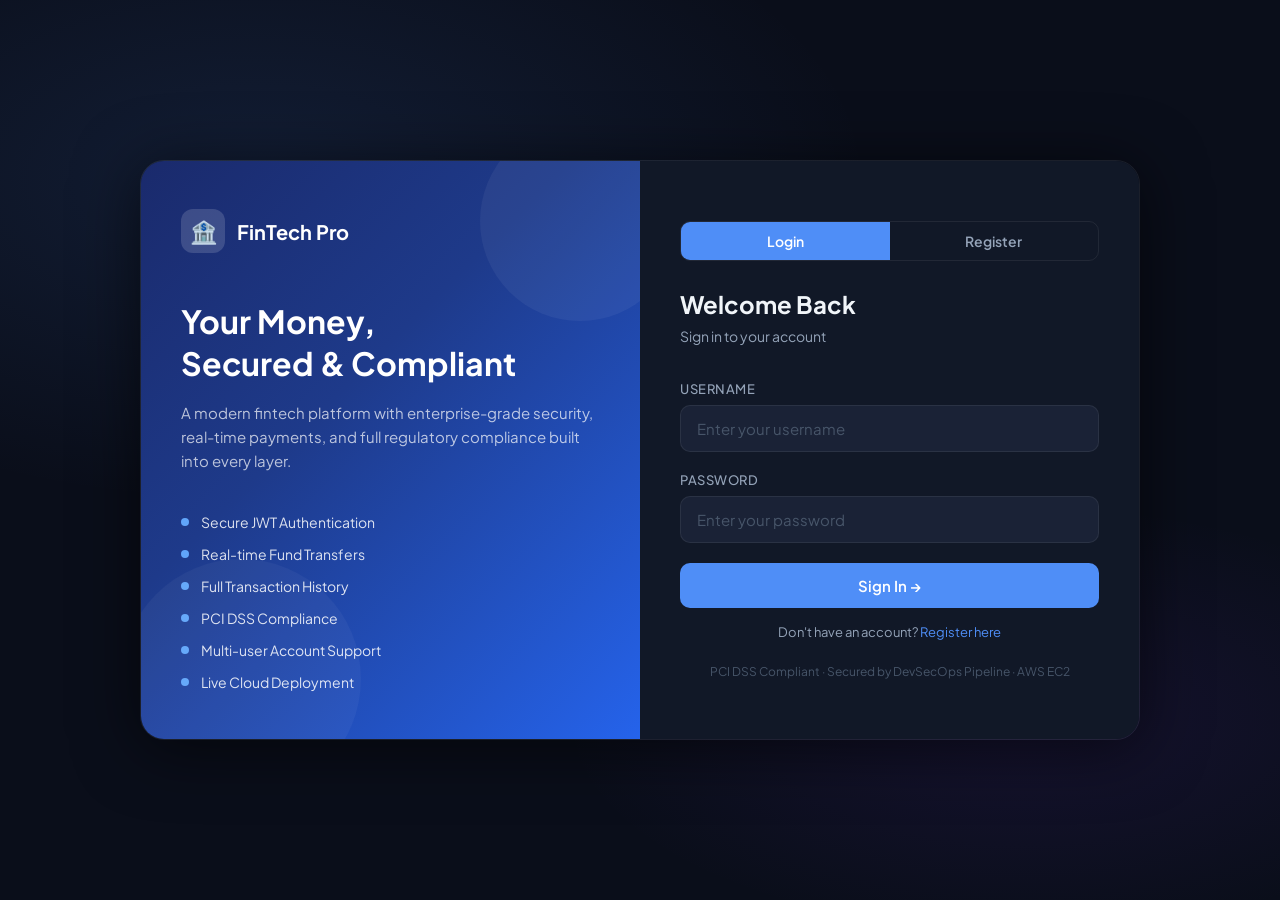
<file: frontend/index.html>
<!DOCTYPE html>
<html lang="en">
<head>
  <meta charset="UTF-8">
  <meta name="viewport" content="width=device-width, initial-scale=1.0">
  <title>FinTech Pro — Login</title>
  <link rel="stylesheet" href="style.css">
</head>
<body>

<div class="login-page">
  <div class="login-bg"></div>

  <div class="login-grid">
    <!-- Left Panel -->
    <div class="login-left">
      <div class="brand-logo">
        <div class="brand-icon">🏦</div>
        <span class="brand-name">FinTech Pro</span>
      </div>
      <h2>Your Money,<br>Secured & Compliant</h2>
      <p>A modern fintech platform with enterprise-grade security, real-time payments, and full regulatory compliance built into every layer.</p>
      <div class="feature-list">
        <div class="feature-item"><div class="feature-dot"></div>Secure JWT Authentication</div>
        <div class="feature-item"><div class="feature-dot"></div>Real-time Fund Transfers</div>
        <div class="feature-item"><div class="feature-dot"></div>Full Transaction History</div>
        <div class="feature-item"><div class="feature-dot"></div>PCI DSS Compliance</div>
        <div class="feature-item"><div class="feature-dot"></div>Multi-user Account Support</div>
        <div class="feature-item"><div class="feature-dot"></div>Live Cloud Deployment</div>
      </div>
    </div>

    <!-- Right Panel -->
    <div class="login-right">
      <div style="display:flex;gap:0;margin-bottom:28px;border:1px solid var(--border);border-radius:10px;overflow:hidden">
        <button id="tab-login" onclick="switchTab('login')"
          style="flex:1;padding:10px;background:var(--accent);color:#fff;border:none;font-family:inherit;font-size:14px;font-weight:600;cursor:pointer;transition:all 0.2s">
          Login
        </button>
        <button id="tab-register" onclick="switchTab('register')"
          style="flex:1;padding:10px;background:transparent;color:var(--text-secondary);border:none;font-family:inherit;font-size:14px;font-weight:600;cursor:pointer;transition:all 0.2s">
          Register
        </button>
      </div>

      <!-- Login Form -->
      <div id="form-login">
        <h3>Welcome Back</h3>
        <p class="subtitle">Sign in to your account</p>

        <div id="login-alert" class="alert"></div>

        <div class="form-group">
          <label class="form-label">Username</label>
          <input class="form-input" id="username" placeholder="Enter your username" autocomplete="username">
        </div>

        <div class="form-group">
          <label class="form-label">Password</label>
          <input class="form-input" type="password" id="password" placeholder="Enter your password" autocomplete="current-password">
        </div>

        <button class="btn btn-primary" id="login-btn" onclick="doLogin()">
          <span class="spinner" id="login-spinner"></span>
          Sign In →
        </button>

        <p style="font-size:13px;color:var(--text-secondary);margin-top:16px;text-align:center">
          Don't have an account? <span style="color:var(--accent);cursor:pointer" onclick="switchTab('register')">Register here</span>
        </p>
      </div>

      <!-- Register Form -->
      <div id="form-register" style="display:none">
        <h3>Create Account</h3>
        <p class="subtitle">Register to get started</p>

        <div id="register-alert" class="alert"></div>

        <div class="form-group">
          <label class="form-label">Username</label>
          <input class="form-input" id="reg-username" placeholder="Choose a username">
        </div>

        <div class="form-group">
          <label class="form-label">Email</label>
          <input class="form-input" type="email" id="reg-email" placeholder="your@email.com">
        </div>

        <div class="form-group">
          <label class="form-label">Password</label>
          <input class="form-input" type="password" id="reg-password" placeholder="Choose a strong password">
        </div>

        <button class="btn btn-primary" id="reg-btn" onclick="doRegister()">
          <span class="spinner" id="reg-spinner"></span>
          Create Account →
        </button>

        <p style="font-size:13px;color:var(--text-secondary);margin-top:16px;text-align:center">
          Already have an account? <span style="color:var(--accent);cursor:pointer" onclick="switchTab('login')">Sign in</span>
        </p>
      </div>

      <p style="font-size:12px;color:var(--text-muted);margin-top:24px;text-align:center">
        PCI DSS Compliant · Secured by DevSecOps Pipeline · AWS EC2
      </p>
    </div>
  </div>
</div>

<script src="app.js"></script>
<script>
  if (localStorage.getItem('ft_token')) window.location.href = 'dashboard.html';

  function switchTab(tab) {
    const isLogin = tab === 'login';
    document.getElementById('form-login').style.display = isLogin ? 'block' : 'none';
    document.getElementById('form-register').style.display = isLogin ? 'none' : 'block';
    document.getElementById('tab-login').style.background = isLogin ? 'var(--accent)' : 'transparent';
    document.getElementById('tab-login').style.color = isLogin ? '#fff' : 'var(--text-secondary)';
    document.getElementById('tab-register').style.background = isLogin ? 'transparent' : 'var(--accent)';
    document.getElementById('tab-register').style.color = isLogin ? 'var(--text-secondary)' : '#fff';
  }

  document.addEventListener('keydown', e => {
    if (e.key === 'Enter') {
      if (document.getElementById('form-login').style.display !== 'none') doLogin();
      else doRegister();
    }
  });
</script>
</body>
</html>
</file>
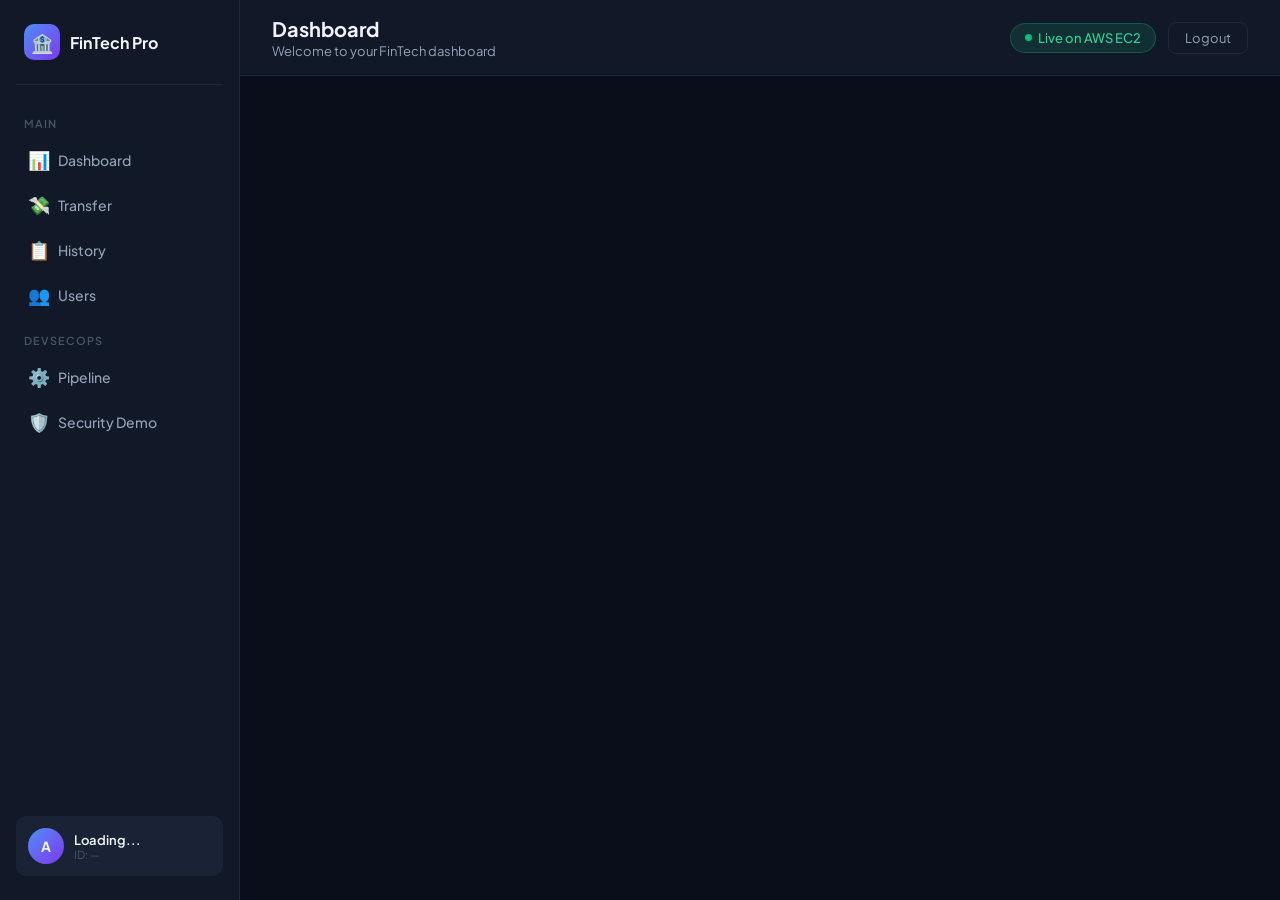
<file: frontend/dashboard.html>
<!DOCTYPE html>
<html lang="en">
<head>
  <meta charset="UTF-8">
  <meta name="viewport" content="width=device-width, initial-scale=1.0">
  <title>FinTech Pro — Dashboard</title>
  <link rel="stylesheet" href="style.css">
</head>
<body>

<div class="dashboard">

  <!-- ── Sidebar ── -->
  <aside class="sidebar">
    <div class="sidebar-brand">
      <div class="sidebar-brand-icon">🏦</div>
      <span class="sidebar-brand-name">FinTech Pro</span>
    </div>

    <div class="sidebar-label">Main</div>
    <a class="nav-item" id="nav-dashboard" onclick="showPage('dashboard')">
      <span class="nav-icon">📊</span> Dashboard
    </a>
    <a class="nav-item" id="nav-transfer" onclick="showPage('transfer')">
      <span class="nav-icon">💸</span> Transfer
    </a>
    <a class="nav-item" id="nav-history" onclick="showPage('history')">
      <span class="nav-icon">📋</span> History
    </a>
    <a class="nav-item" id="nav-users" onclick="showPage('users')">
      <span class="nav-icon">👥</span> Users
    </a>

    <div class="sidebar-label">DevSecOps</div>
    <a class="nav-item" id="nav-pipeline" onclick="showPage('pipeline')">
      <span class="nav-icon">⚙️</span> Pipeline
    </a>
    <a class="nav-item" id="nav-security" onclick="showPage('security')">
      <span class="nav-icon">🛡️</span> Security Demo
    </a>

    <div class="sidebar-user">
      <div class="user-avatar" id="user-avatar-text">A</div>
      <div class="user-info">
        <div class="user-name" id="sidebar-username">Loading...</div>
        <div class="user-role" id="sidebar-userid">ID: —</div>
      </div>
    </div>
  </aside>

  <!-- ── Main Content ── -->
  <div class="main-content">

    <!-- Topbar -->
    <div class="topbar">
      <div class="topbar-left">
        <h1 id="topbar-title">Dashboard</h1>
        <p id="topbar-sub">Welcome to your FinTech dashboard</p>
      </div>
      <div class="topbar-right">
        <div class="status-pill">
          <div class="status-dot"></div>
          Live on AWS EC2
        </div>
        <button class="btn-logout" onclick="doLogout()">Logout</button>
      </div>
    </div>

    <!-- ── PAGE: Dashboard ── -->
    <div class="page" id="page-dashboard">

      <div class="health-banner">
        <div class="status-dot" style="width:10px;height:10px"></div>
        <div>
          <div style="font-size:14px;font-weight:600;color:#34d399" id="health-status">Checking API...</div>
        </div>
      </div>

      <div class="metrics-grid">
        <div class="metric-card">
          <div class="metric-header">
            <span class="metric-label">Total Balance</span>
            <div class="metric-icon blue">💰</div>
          </div>
          <div class="metric-value" id="dash-balance">$0.00</div>
          <div class="metric-change up" id="dash-balance-sub">Loading...</div>
        </div>
        <div class="metric-card">
          <div class="metric-header">
            <span class="metric-label">Transactions</span>
            <div class="metric-icon green">✅</div>
          </div>
          <div class="metric-value" id="dash-tx-count">—</div>
          <div class="metric-change up">All completed</div>
        </div>
        <div class="metric-card">
          <div class="metric-header">
            <span class="metric-label">Pipeline</span>
            <div class="metric-icon purple">🔧</div>
          </div>
          <div class="metric-value">6/6</div>
          <div class="metric-change up">All stages green</div>
        </div>
        <div class="metric-card">
          <div class="metric-header">
            <span class="metric-label">Compliance</span>
            <div class="metric-icon yellow">🛡️</div>
          </div>
          <div class="metric-value">PCI DSS</div>
          <div class="metric-change up">Compliant</div>
        </div>
      </div>

      <div class="grid-2">
        <div class="card">
          <div class="card-header">
            <div class="card-title"><span class="card-icon">📋</span> Recent Transactions</div>
            <button class="btn btn-outline" style="padding:6px 12px;font-size:12px" onclick="showPage('history')">View All</button>
          </div>
          <div class="tx-list" id="dash-tx-list">
            <p style="color:var(--text-secondary);font-size:13px;padding:8px 0">Loading...</p>
          </div>
        </div>

        <div>
          <div class="card" style="margin-bottom:16px">
            <div class="card-header">
              <div class="card-title"><span class="card-icon">⚡</span> Quick Actions</div>
            </div>
            <div style="display:flex;flex-direction:column;gap:10px">
              <button class="btn btn-primary" style="justify-content:flex-start" onclick="showPage('transfer')">💸 Send Money</button>
              <button class="btn btn-outline" style="justify-content:flex-start" onclick="showPage('history')">📋 View History</button>
              <button class="btn btn-outline" style="justify-content:flex-start" onclick="showPage('users')">👥 View Users</button>
              <button class="btn btn-outline" style="justify-content:flex-start" onclick="showPage('pipeline')">⚙️ Pipeline Status</button>
            </div>
          </div>
        </div>
      </div>
    </div>

    <!-- ── PAGE: Transfer ── -->
    <div class="page" id="page-transfer">
      <div class="grid-2">
        <div class="card">
          <div class="card-header">
            <div class="card-title"><span class="card-icon">💸</span> Send Money</div>
            <span class="badge badge-blue">JWT Protected</span>
          </div>

          <div id="transfer-alert" class="alert"></div>

          <div class="form-group">
            <label class="form-label">Receiver User ID</label>
            <input class="form-input" id="xfer-receiver" type="number" placeholder="Enter receiver's user ID">
          </div>

          <div class="form-group">
            <label class="form-label">Amount</label>
            <div class="input-group">
              <span class="input-prefix">$</span>
              <input class="form-input" id="xfer-amount" type="number" placeholder="0.00" step="0.01" oninput="updateSummary()">
            </div>
          </div>

          <div class="form-row">
            <div class="form-group">
              <label class="form-label">Card Number</label>
              <input class="form-input" id="xfer-card" placeholder="16-digit card number" maxlength="16">
            </div>
            <div class="form-group">
              <label class="form-label">CVV</label>
              <input class="form-input" id="xfer-cvv" placeholder="3 digits" maxlength="3">
            </div>
          </div>

          <div class="transfer-summary">
            <div class="summary-row"><span>Amount</span><span id="summary-amount">$0.00</span></div>
            <div class="summary-row"><span>Fee</span><span id="summary-fee">$0.00</span></div>
            <div class="summary-row total"><span>Total</span><span id="summary-total">$0.00</span></div>
          </div>

          <button class="btn btn-primary" id="transfer-btn" onclick="doTransfer()">
            <span class="spinner" id="transfer-spinner"></span>
            Send Transfer →
          </button>
        </div>

        <div>
          <div class="card" style="margin-bottom:16px">
            <div class="card-title" style="margin-bottom:16px"><span class="card-icon">👥</span> Available Users</div>
            <div id="transfer-users-list" style="display:flex;flex-direction:column;gap:8px">
              <p style="font-size:13px;color:var(--text-secondary)">Loading users...</p>
            </div>
          </div>
          <div class="card">
            <div class="card-title" style="margin-bottom:12px"><span class="card-icon">🔒</span> Security Info</div>
            <p style="font-size:13px;color:var(--text-secondary);line-height:1.7">This endpoint is protected by JWT Bearer token authentication. Every transfer requires a valid session token issued at login.</p>
          </div>
        </div>
      </div>
    </div>

    <!-- ── PAGE: History ── -->
    <div class="page" id="page-history">
      <div class="card">
        <div class="card-header">
          <div class="card-title"><span class="card-icon">📋</span> Transaction History</div>
          <button class="btn btn-outline" style="padding:7px 16px;font-size:13px" onclick="loadHistory()">🔄 Refresh</button>
        </div>
        <div class="tx-list" id="history-list">
          <p style="color:var(--text-secondary);padding:16px">Loading transactions...</p>
        </div>
      </div>
    </div>

    <!-- ── PAGE: Users ── -->
    <div class="page" id="page-users">
      <div class="card">
        <div class="card-header">
          <div class="card-title"><span class="card-icon">👥</span> Registered Users</div>
          <span class="badge badge-success" id="users-count-badge">Loading...</span>
        </div>
        <div class="users-grid" id="users-grid">
          <p style="color:var(--text-secondary);font-size:13px">Loading users...</p>
        </div>
      </div>
    </div>

    <!-- ── PAGE: Pipeline ── -->
    <div class="page" id="page-pipeline">
      <div class="card">
        <div class="card-header">
          <div class="card-title"><span class="card-icon">⚙️</span> GitHub Actions Pipeline</div>
          <span class="badge badge-success">All Green ✓</span>
        </div>
        <div class="pipeline-grid">
          <div class="stage-item">
            <div class="stage-num">2</div>
            <div class="stage-info">
              <div class="stage-name">Build & Test</div>
              <div class="stage-desc">Python 3.11 · pytest · Docker multi-stage build</div>
            </div>
            <span class="stage-check">✓</span>
          </div>
          <div class="stage-item">
            <div class="stage-num">3-5</div>
            <div class="stage-info">
              <div class="stage-name">Security Scans</div>
              <div class="stage-desc">SonarQube SAST · GitLeaks · Trivy CVE scan</div>
            </div>
            <span class="stage-check">✓</span>
          </div>
          <div class="stage-item">
            <div class="stage-num">5.5</div>
            <div class="stage-info">
              <div class="stage-name">DAST & ECR Push</div>
              <div class="stage-desc">OWASP ZAP dynamic scan · AWS ECR push</div>
            </div>
            <span class="stage-check">✓</span>
          </div>
          <div class="stage-item">
            <div class="stage-num">6</div>
            <div class="stage-info">
              <div class="stage-name">Terraform IaC</div>
              <div class="stage-desc">terraform init & plan — infrastructure validation</div>
            </div>
            <span class="stage-check">✓</span>
          </div>
          <div class="stage-item">
            <div class="stage-num">7</div>
            <div class="stage-info">
              <div class="stage-name">PCI DSS Compliance</div>
              <div class="stage-desc">OPA Rego policy evaluation — 8 controls checked</div>
            </div>
            <span class="stage-check">✓</span>
          </div>
          <div class="stage-item">
            <div class="stage-num">8</div>
            <div class="stage-info">
              <div class="stage-name">AWS Deploy</div>
              <div class="stage-desc">SSH → EC2 → pull ECR image → run gunicorn</div>
            </div>
            <span class="stage-check">✓</span>
          </div>
        </div>
      </div>
    </div>

    <!-- ── PAGE: Security ── -->
    <div class="page" id="page-security">
      <div class="card">
        <div class="card-header">
          <div class="card-title"><span class="card-icon">🛡️</span> Intentional Security Vulnerabilities</div>
          <span class="badge badge-failed">7 Vulns — Caught by Pipeline</span>
        </div>
        <p style="font-size:14px;color:var(--text-secondary);margin-bottom:20px;line-height:1.6">
          These vulnerabilities are <strong style="color:var(--accent-yellow)">intentional</strong> — they demonstrate the DevSecOps pipeline catching real security issues before production deployment.
        </p>
        <div class="vuln-grid">
          <div class="vuln-item"><div class="vuln-id">V1</div><div class="vuln-info"><div class="vuln-name">SQL Injection</div><div class="vuln-endpoint">GET /api/v1/users/search?q=</div></div><span class="badge badge-failed">REQ-6.5.1</span></div>
          <div class="vuln-item"><div class="vuln-id">V4</div><div class="vuln-info"><div class="vuln-name">IDOR — No Ownership Check</div><div class="vuln-endpoint">GET /api/v1/users/&lt;id&gt;</div></div><span class="badge badge-failed">REQ-6.5</span></div>
          <div class="vuln-item"><div class="vuln-id">V5</div><div class="vuln-info"><div class="vuln-name">No Rate Limiting on Login</div><div class="vuln-endpoint">POST /api/v1/auth/login</div></div><span class="badge badge-failed">REQ-8.2</span></div>
          <div class="vuln-item"><div class="vuln-id">V6</div><div class="vuln-info"><div class="vuln-name">Password Logged in Plaintext</div><div class="vuln-endpoint">POST /api/v1/auth/login</div></div><span class="badge badge-failed">REQ-2.2</span></div>
          <div class="vuln-item"><div class="vuln-id">V6</div><div class="vuln-info"><div class="vuln-name">CVV Stored in Database</div><div class="vuln-endpoint">POST /api/v1/payments/transfer</div></div><span class="badge badge-failed">REQ-3.3</span></div>
          <div class="vuln-item"><div class="vuln-id">V7</div><div class="vuln-info"><div class="vuln-name">OS Command Injection</div><div class="vuln-endpoint">GET /api/v1/admin/report?format=</div></div><span class="badge badge-failed">REQ-6.5.1</span></div>
          <div class="vuln-item"><div class="vuln-id">V8</div><div class="vuln-info"><div class="vuln-name">Insecure Deserialization (pickle)</div><div class="vuln-endpoint">POST /api/v1/admin/restore</div></div><span class="badge badge-failed">REQ-6.5</span></div>
        </div>
      </div>

      <div class="card">
        <div class="card-header">
          <div class="card-title"><span class="card-icon">✅</span> PCI DSS OPA Compliance Results</div>
          <span class="badge badge-success">COMPLIANT</span>
        </div>
        <div style="display:flex;flex-direction:column;gap:8px">
          <div style="display:flex;align-items:center;justify-content:space-between;padding:10px 14px;background:var(--bg-card2);border-radius:10px"><span style="font-size:13px;font-family:monospace">sast_passed</span><span style="font-size:12px;color:var(--text-secondary)">REQ-6.3</span><span class="badge badge-success">✓ Pass</span></div>
          <div style="display:flex;align-items:center;justify-content:space-between;padding:10px 14px;background:var(--bg-card2);border-radius:10px"><span style="font-size:13px;font-family:monospace">secret_scan_passed</span><span style="font-size:12px;color:var(--text-secondary)">REQ-2.2</span><span class="badge badge-success">✓ Pass</span></div>
          <div style="display:flex;align-items:center;justify-content:space-between;padding:10px 14px;background:var(--bg-card2);border-radius:10px"><span style="font-size:13px;font-family:monospace">container_scan_passed</span><span style="font-size:12px;color:var(--text-secondary)">REQ-6.3</span><span class="badge badge-success">✓ Pass</span></div>
          <div style="display:flex;align-items:center;justify-content:space-between;padding:10px 14px;background:var(--bg-card2);border-radius:10px"><span style="font-size:13px;font-family:monospace">dast_passed</span><span style="font-size:12px;color:var(--text-secondary)">REQ-11.3</span><span class="badge badge-success">✓ Pass</span></div>
          <div style="display:flex;align-items:center;justify-content:space-between;padding:10px 14px;background:var(--bg-card2);border-radius:10px"><span style="font-size:13px;font-family:monospace">auth_required</span><span style="font-size:12px;color:var(--text-secondary)">REQ-8.2</span><span class="badge badge-success">✓ Pass</span></div>
        </div>
      </div>
    </div>

  </div>
</div>

<script src="app.js"></script>
<script>
const API = 'http://16.170.208.184:5000';

async function loadDashboardData() {
  const token = getToken();
  const user = getUser();
  try {
    const res = await fetch(API + '/api/v1/payments/history/' + user.user_id, {
      headers: { 'Authorization': 'Bearer ' + token }
    });
    const data = await res.json();
    if (res.ok) {
      const txns = data.transactions || [];
      document.getElementById('dash-tx-count').textContent = txns.length;
      const list = document.getElementById('dash-tx-list');
      if (txns.length === 0) {
        list.innerHTML = '<p style="color:var(--text-secondary);font-size:13px;padding:8px 0">No transactions yet. Make your first transfer!</p>';
        return;
      }
      list.innerHTML = txns.slice(0, 4).map(t => {
        const isSent = t.sender_id === user.user_id;
        const date = new Date(t.timestamp * 1000).toLocaleDateString();
        return `<div class="tx-item">
          <div class="tx-avatar ${isSent ? 'sent' : 'recv'}">${isSent ? '↑' : '↓'}</div>
          <div class="tx-info">
            <div class="tx-name">${isSent ? 'Sent to User #' + t.receiver_id : 'Received from User #' + t.sender_id}</div>
            <div class="tx-date">${date} · Tx #${t.id}</div>
          </div>
          <div>
            <div class="tx-amount ${isSent ? 'sent' : 'recv'}">${isSent ? '-' : '+'}$${Number(t.amount).toFixed(2)}</div>
            <span class="badge badge-${t.status === 'completed' ? 'success' : 'pending'}" style="margin-top:4px;display:block;text-align:right">${t.status}</span>
          </div>
        </div>`;
      }).join('');
    }
  } catch {}
}

async function loadUsersPage() {
  const token = getToken();
  const user = getUser();
  try {
    const res = await fetch(API + '/api/v1/users/' + user.user_id, {
      headers: { 'Authorization': 'Bearer ' + token }
    });
    const me = await res.json();
    if (res.ok) {
      document.getElementById('dash-balance').textContent = '$' + Number(me.balance).toLocaleString('en-US', {minimumFractionDigits:2, maximumFractionDigits:2});
      document.getElementById('dash-balance-sub').textContent = 'Available balance';
    }
  } catch {}

  try {
    const usersRes = await fetch(API + '/api/v1/users/search?q=', {
      headers: { 'Authorization': 'Bearer ' + token }
    });
    const usersData = await usersRes.json();
    if (usersRes.ok) {
      const users = usersData.results || [];
      document.getElementById('users-count-badge').textContent = users.length + ' Active';
      const grid = document.getElementById('users-grid');
      if (users.length === 0) {
        grid.innerHTML = '<p style="color:var(--text-secondary);font-size:13px">No users found.</p>';
        return;
      }
      grid.innerHTML = users.map(u => `
        <div class="user-card">
          <div class="user-card-avatar">${u.username.charAt(0).toUpperCase()}</div>
          <div class="user-card-name">${u.username}</div>
          <div class="user-card-email">${u.email}</div>
          <div class="user-card-balance">$${Number(u.balance).toLocaleString('en-US', {minimumFractionDigits:2})}</div>
          <span class="badge badge-${u.id == user.user_id ? 'blue' : 'pending'}" style="margin-top:4px">${u.id == user.user_id ? 'You' : 'User'} · ID: ${u.id}</span>
        </div>`).join('');

      const transferList = document.getElementById('transfer-users-list');
      if (transferList) {
        const others = users.filter(u => u.id != user.user_id);
        if (others.length === 0) {
          transferList.innerHTML = '<p style="font-size:13px;color:var(--text-secondary)">No other users available.</p>';
        } else {
          transferList.innerHTML = others.map(u => `
            <div style="padding:12px;background:var(--bg-card2);border-radius:10px;cursor:pointer"
              onclick="document.getElementById('xfer-receiver').value=${u.id}">
              <div style="font-size:14px;font-weight:600">${u.username} — ID: ${u.id}</div>
              <div style="font-size:12px;color:var(--text-secondary);margin-top:2px">${u.email}</div>
            </div>`).join('');
        }
      }
    }
  } catch {}
}

initDashboard();
loadDashboardData();
loadUsersPage();
</script>
</body>
</html>
</file>
<file: frontend/style.css>
@import url('https://fonts.googleapis.com/css2?family=Plus+Jakarta+Sans:wght@300;400;500;600;700&display=swap');

:root {
  --bg-dark: #0a0e1a;
  --bg-card: #111827;
  --bg-card2: #1a2236;
  --accent: #4f8ef7;
  --accent2: #7c3aed;
  --accent-green: #10b981;
  --accent-red: #ef4444;
  --accent-yellow: #f59e0b;
  --text-primary: #f1f5f9;
  --text-secondary: #94a3b8;
  --text-muted: #475569;
  --border: rgba(255,255,255,0.07);
  --border-hover: rgba(79,142,247,0.4);
  --shadow: 0 4px 24px rgba(0,0,0,0.4);
  --radius: 16px;
  --radius-sm: 10px;
}

* { margin: 0; padding: 0; box-sizing: border-box; }

body {
  font-family: 'Plus Jakarta Sans', sans-serif;
  background: var(--bg-dark);
  color: var(--text-primary);
  min-height: 100vh;
  overflow-x: hidden;
}

/* ── Scrollbar ── */
::-webkit-scrollbar { width: 6px; }
::-webkit-scrollbar-track { background: var(--bg-dark); }
::-webkit-scrollbar-thumb { background: var(--bg-card2); border-radius: 3px; }

/* ── Login Page ── */
.login-page {
  min-height: 100vh;
  display: flex;
  align-items: center;
  justify-content: center;
  background: var(--bg-dark);
  position: relative;
  overflow: hidden;
}

.login-bg {
  position: absolute;
  inset: 0;
  background:
    radial-gradient(ellipse 80% 60% at 20% 20%, rgba(79,142,247,0.12) 0%, transparent 60%),
    radial-gradient(ellipse 60% 40% at 80% 80%, rgba(124,58,237,0.1) 0%, transparent 60%);
}

.login-grid {
  display: grid;
  grid-template-columns: 1fr 1fr;
  max-width: 1000px;
  width: 95%;
  min-height: 580px;
  border-radius: 24px;
  overflow: hidden;
  box-shadow: 0 8px 64px rgba(0,0,0,0.6);
  position: relative;
  z-index: 1;
  border: 1px solid var(--border);
}

.login-left {
  background: linear-gradient(135deg, #1a2a6c 0%, #1e3a8a 40%, #2563eb 100%);
  padding: 48px 40px;
  display: flex;
  flex-direction: column;
  justify-content: center;
  position: relative;
  overflow: hidden;
}

.login-left::before {
  content: '';
  position: absolute;
  top: -40px; right: -40px;
  width: 200px; height: 200px;
  border-radius: 50%;
  background: rgba(255,255,255,0.05);
}

.login-left::after {
  content: '';
  position: absolute;
  bottom: -60px; left: -20px;
  width: 240px; height: 240px;
  border-radius: 50%;
  background: rgba(255,255,255,0.04);
}

.brand-logo {
  display: flex;
  align-items: center;
  gap: 12px;
  margin-bottom: 48px;
}

.brand-icon {
  width: 44px; height: 44px;
  background: rgba(255,255,255,0.15);
  border-radius: 12px;
  display: flex; align-items: center; justify-content: center;
  font-size: 22px;
}

.brand-name { font-size: 20px; font-weight: 700; color: #fff; }

.login-left h2 {
  font-size: 32px;
  font-weight: 700;
  color: #fff;
  line-height: 1.3;
  margin-bottom: 16px;
}

.login-left p {
  font-size: 15px;
  color: rgba(255,255,255,0.7);
  line-height: 1.6;
  margin-bottom: 40px;
}

.feature-list { display: flex; flex-direction: column; gap: 14px; }

.feature-item {
  display: flex;
  align-items: center;
  gap: 12px;
  font-size: 14px;
  color: rgba(255,255,255,0.85);
}

.feature-dot {
  width: 8px; height: 8px;
  border-radius: 50%;
  background: #60a5fa;
  flex-shrink: 0;
}

.login-right {
  background: var(--bg-card);
  padding: 48px 40px;
  display: flex;
  flex-direction: column;
  justify-content: center;
}

.login-right h3 {
  font-size: 24px;
  font-weight: 700;
  margin-bottom: 8px;
}

.login-right .subtitle {
  font-size: 14px;
  color: var(--text-secondary);
  margin-bottom: 36px;
}

.form-group { margin-bottom: 20px; }

.form-label {
  display: block;
  font-size: 13px;
  font-weight: 500;
  color: var(--text-secondary);
  margin-bottom: 8px;
  text-transform: uppercase;
  letter-spacing: 0.5px;
}

.form-input {
  width: 100%;
  background: var(--bg-card2);
  border: 1px solid var(--border);
  border-radius: var(--radius-sm);
  padding: 13px 16px;
  font-size: 15px;
  color: var(--text-primary);
  font-family: inherit;
  transition: border-color 0.2s;
  outline: none;
}

.form-input:focus { border-color: var(--accent); }
.form-input::placeholder { color: var(--text-muted); }

.quick-fill {
  display: flex;
  gap: 8px;
  margin-bottom: 24px;
  flex-wrap: wrap;
}

.chip {
  background: var(--bg-card2);
  border: 1px solid var(--border);
  border-radius: 20px;
  padding: 6px 14px;
  font-size: 12px;
  color: var(--text-secondary);
  cursor: pointer;
  transition: all 0.2s;
  font-family: inherit;
}

.chip:hover {
  border-color: var(--accent);
  color: var(--accent);
  background: rgba(79,142,247,0.1);
}

.btn {
  display: inline-flex;
  align-items: center;
  justify-content: center;
  gap: 8px;
  padding: 13px 24px;
  border-radius: var(--radius-sm);
  font-size: 15px;
  font-weight: 600;
  font-family: inherit;
  cursor: pointer;
  border: none;
  transition: all 0.2s;
  text-decoration: none;
}

.btn-primary {
  background: var(--accent);
  color: #fff;
  width: 100%;
}

.btn-primary:hover { background: #3b7de8; transform: translateY(-1px); }
.btn-primary:active { transform: translateY(0); }

.btn-outline {
  background: transparent;
  border: 1px solid var(--border);
  color: var(--text-secondary);
}

.btn-outline:hover { border-color: var(--accent); color: var(--accent); }

.alert {
  padding: 12px 16px;
  border-radius: var(--radius-sm);
  font-size: 14px;
  margin-bottom: 16px;
  display: none;
  align-items: center;
  gap: 8px;
}

.alert.show { display: flex; }
.alert-success { background: rgba(16,185,129,0.15); border: 1px solid rgba(16,185,129,0.3); color: #34d399; }
.alert-error { background: rgba(239,68,68,0.15); border: 1px solid rgba(239,68,68,0.3); color: #f87171; }
.alert-info { background: rgba(79,142,247,0.15); border: 1px solid rgba(79,142,247,0.3); color: #93c5fd; }

/* ── Dashboard Layout ── */
.dashboard {
  display: flex;
  min-height: 100vh;
}

/* ── Sidebar ── */
.sidebar {
  width: 240px;
  background: var(--bg-card);
  border-right: 1px solid var(--border);
  display: flex;
  flex-direction: column;
  padding: 24px 16px;
  position: fixed;
  top: 0; left: 0; bottom: 0;
  z-index: 100;
}

.sidebar-brand {
  display: flex;
  align-items: center;
  gap: 10px;
  padding: 0 8px 24px;
  border-bottom: 1px solid var(--border);
  margin-bottom: 16px;
}

.sidebar-brand-icon {
  width: 36px; height: 36px;
  background: linear-gradient(135deg, var(--accent), var(--accent2));
  border-radius: 10px;
  display: flex; align-items: center; justify-content: center;
  font-size: 18px;
}

.sidebar-brand-name { font-size: 16px; font-weight: 700; }

.sidebar-label {
  font-size: 11px;
  font-weight: 600;
  color: var(--text-muted);
  text-transform: uppercase;
  letter-spacing: 1px;
  padding: 0 8px;
  margin: 16px 0 8px;
}

.nav-item {
  display: flex;
  align-items: center;
  gap: 10px;
  padding: 10px 12px;
  border-radius: var(--radius-sm);
  cursor: pointer;
  font-size: 14px;
  font-weight: 500;
  color: var(--text-secondary);
  transition: all 0.2s;
  margin-bottom: 2px;
  text-decoration: none;
}

.nav-item:hover {
  background: var(--bg-card2);
  color: var(--text-primary);
}

.nav-item.active {
  background: rgba(79,142,247,0.15);
  color: var(--accent);
}

.nav-icon { font-size: 18px; width: 20px; text-align: center; }

.sidebar-user {
  margin-top: auto;
  padding: 12px;
  background: var(--bg-card2);
  border-radius: var(--radius-sm);
  display: flex;
  align-items: center;
  gap: 10px;
}

.user-avatar {
  width: 36px; height: 36px;
  border-radius: 50%;
  background: linear-gradient(135deg, var(--accent), var(--accent2));
  display: flex; align-items: center; justify-content: center;
  font-size: 14px;
  font-weight: 700;
  flex-shrink: 0;
}

.user-info { flex: 1; min-width: 0; }
.user-name { font-size: 13px; font-weight: 600; color: var(--text-primary); white-space: nowrap; overflow: hidden; text-overflow: ellipsis; }
.user-role { font-size: 11px; color: var(--text-muted); }

/* ── Main Content ── */
.main-content {
  margin-left: 240px;
  flex: 1;
  padding: 0;
}

.topbar {
  background: var(--bg-card);
  border-bottom: 1px solid var(--border);
  padding: 16px 32px;
  display: flex;
  align-items: center;
  justify-content: space-between;
  position: sticky;
  top: 0;
  z-index: 50;
}

.topbar-left h1 { font-size: 20px; font-weight: 700; }
.topbar-left p { font-size: 13px; color: var(--text-secondary); margin-top: 2px; }

.topbar-right { display: flex; align-items: center; gap: 12px; }

.status-pill {
  display: flex;
  align-items: center;
  gap: 6px;
  padding: 6px 14px;
  background: rgba(16,185,129,0.15);
  border: 1px solid rgba(16,185,129,0.3);
  border-radius: 20px;
  font-size: 13px;
  color: #34d399;
  font-weight: 500;
}

.status-dot {
  width: 7px; height: 7px;
  border-radius: 50%;
  background: #10b981;
  animation: pulse 2s infinite;
}

@keyframes pulse {
  0%, 100% { opacity: 1; }
  50% { opacity: 0.5; }
}

.btn-logout {
  background: transparent;
  border: 1px solid var(--border);
  color: var(--text-secondary);
  padding: 7px 16px;
  border-radius: 8px;
  font-size: 13px;
  cursor: pointer;
  font-family: inherit;
  transition: all 0.2s;
}

.btn-logout:hover { border-color: var(--accent-red); color: var(--accent-red); }

/* ── Pages ── */
.page { display: none; padding: 32px; }
.page.active { display: block; }

/* ── Metric Cards ── */
.metrics-grid {
  display: grid;
  grid-template-columns: repeat(4, 1fr);
  gap: 16px;
  margin-bottom: 28px;
}

.metric-card {
  background: var(--bg-card);
  border: 1px solid var(--border);
  border-radius: var(--radius);
  padding: 20px;
  transition: border-color 0.2s, transform 0.2s;
}

.metric-card:hover { border-color: var(--border-hover); transform: translateY(-2px); }

.metric-header {
  display: flex;
  align-items: center;
  justify-content: space-between;
  margin-bottom: 12px;
}

.metric-label { font-size: 13px; color: var(--text-secondary); font-weight: 500; }

.metric-icon {
  width: 36px; height: 36px;
  border-radius: 10px;
  display: flex; align-items: center; justify-content: center;
  font-size: 18px;
}

.metric-icon.blue { background: rgba(79,142,247,0.15); }
.metric-icon.green { background: rgba(16,185,129,0.15); }
.metric-icon.purple { background: rgba(124,58,237,0.15); }
.metric-icon.yellow { background: rgba(245,158,11,0.15); }

.metric-value {
  font-size: 28px;
  font-weight: 700;
  color: var(--text-primary);
  margin-bottom: 6px;
}

.metric-change {
  font-size: 12px;
  display: flex;
  align-items: center;
  gap: 4px;
}

.metric-change.up { color: var(--accent-green); }
.metric-change.neutral { color: var(--text-secondary); }

/* ── Cards ── */
.card {
  background: var(--bg-card);
  border: 1px solid var(--border);
  border-radius: var(--radius);
  padding: 24px;
  margin-bottom: 20px;
}

.card-header {
  display: flex;
  align-items: center;
  justify-content: space-between;
  margin-bottom: 20px;
}

.card-title {
  font-size: 16px;
  font-weight: 700;
  display: flex;
  align-items: center;
  gap: 8px;
}

.card-icon { font-size: 20px; }

/* ── Transaction List ── */
.tx-list { display: flex; flex-direction: column; gap: 4px; }

.tx-item {
  display: flex;
  align-items: center;
  padding: 12px;
  border-radius: var(--radius-sm);
  transition: background 0.15s;
  gap: 14px;
}

.tx-item:hover { background: var(--bg-card2); }

.tx-avatar {
  width: 40px; height: 40px;
  border-radius: 50%;
  display: flex; align-items: center; justify-content: center;
  font-size: 18px;
  flex-shrink: 0;
}

.tx-avatar.sent { background: rgba(239,68,68,0.15); }
.tx-avatar.recv { background: rgba(16,185,129,0.15); }

.tx-info { flex: 1; }
.tx-name { font-size: 14px; font-weight: 600; }
.tx-date { font-size: 12px; color: var(--text-secondary); margin-top: 2px; }

.tx-amount { font-size: 15px; font-weight: 700; }
.tx-amount.sent { color: var(--accent-red); }
.tx-amount.recv { color: var(--accent-green); }

/* ── Badge ── */
.badge {
  display: inline-flex;
  align-items: center;
  padding: 3px 10px;
  border-radius: 20px;
  font-size: 11px;
  font-weight: 600;
  letter-spacing: 0.3px;
}

.badge-success { background: rgba(16,185,129,0.15); color: #34d399; }
.badge-pending { background: rgba(245,158,11,0.15); color: #fbbf24; }
.badge-failed { background: rgba(239,68,68,0.15); color: #f87171; }
.badge-blue { background: rgba(79,142,247,0.15); color: #93c5fd; }

/* ── Pipeline Stages ── */
.pipeline-grid { display: flex; flex-direction: column; gap: 10px; }

.stage-item {
  display: flex;
  align-items: center;
  gap: 16px;
  padding: 14px 16px;
  background: var(--bg-card2);
  border-radius: var(--radius-sm);
  border: 1px solid var(--border);
  transition: border-color 0.2s;
}

.stage-item:hover { border-color: rgba(16,185,129,0.3); }

.stage-num {
  width: 28px; height: 28px;
  border-radius: 50%;
  background: rgba(16,185,129,0.15);
  border: 1px solid rgba(16,185,129,0.3);
  display: flex; align-items: center; justify-content: center;
  font-size: 12px;
  font-weight: 700;
  color: #34d399;
  flex-shrink: 0;
}

.stage-info { flex: 1; }
.stage-name { font-size: 14px; font-weight: 600; }
.stage-desc { font-size: 12px; color: var(--text-secondary); margin-top: 2px; }

.stage-check { font-size: 20px; color: #34d399; }

/* ── Users Grid ── */
.users-grid {
  display: grid;
  grid-template-columns: repeat(3, 1fr);
  gap: 16px;
}

.user-card {
  background: var(--bg-card2);
  border: 1px solid var(--border);
  border-radius: var(--radius);
  padding: 20px;
  text-align: center;
  transition: border-color 0.2s, transform 0.2s;
}

.user-card:hover { border-color: var(--border-hover); transform: translateY(-2px); }

.user-card-avatar {
  width: 56px; height: 56px;
  border-radius: 50%;
  background: linear-gradient(135deg, var(--accent), var(--accent2));
  display: flex; align-items: center; justify-content: center;
  font-size: 20px;
  font-weight: 700;
  margin: 0 auto 12px;
}

.user-card-name { font-size: 16px; font-weight: 700; margin-bottom: 4px; }
.user-card-email { font-size: 13px; color: var(--text-secondary); margin-bottom: 14px; }
.user-card-balance { font-size: 22px; font-weight: 700; color: var(--accent-green); margin-bottom: 8px; }

/* ── Transfer Form ── */
.transfer-form { max-width: 560px; }

.form-row { display: grid; grid-template-columns: 1fr 1fr; gap: 16px; }

.input-group { position: relative; }

.input-prefix {
  position: absolute;
  left: 14px; top: 50%;
  transform: translateY(-50%);
  color: var(--text-muted);
  font-size: 15px;
  pointer-events: none;
}

.input-group .form-input { padding-left: 32px; }

.transfer-summary {
  background: var(--bg-card2);
  border: 1px solid var(--border);
  border-radius: var(--radius-sm);
  padding: 16px;
  margin: 20px 0;
}

.summary-row {
  display: flex;
  justify-content: space-between;
  font-size: 14px;
  padding: 4px 0;
  color: var(--text-secondary);
}

.summary-row.total {
  color: var(--text-primary);
  font-weight: 700;
  font-size: 16px;
  border-top: 1px solid var(--border);
  padding-top: 10px;
  margin-top: 6px;
}

/* ── Security Vulns ── */
.vuln-grid {
  display: flex;
  flex-direction: column;
  gap: 10px;
}

.vuln-item {
  display: flex;
  align-items: center;
  gap: 16px;
  padding: 14px 16px;
  background: var(--bg-card2);
  border-radius: var(--radius-sm);
  border-left: 3px solid var(--accent-red);
}

.vuln-id {
  font-size: 12px;
  font-weight: 700;
  color: var(--accent-red);
  min-width: 30px;
}

.vuln-info { flex: 1; }
.vuln-name { font-size: 14px; font-weight: 600; }
.vuln-endpoint { font-size: 12px; color: var(--text-secondary); font-family: monospace; margin-top: 2px; }
.vuln-req { font-size: 11px; color: var(--accent-yellow); margin-left: auto; font-weight: 600; }

/* ── Token Display ── */
.token-box {
  background: var(--bg-dark);
  border: 1px solid var(--border);
  border-radius: var(--radius-sm);
  padding: 14px;
  font-family: monospace;
  font-size: 12px;
  color: var(--accent-green);
  word-break: break-all;
  margin-top: 12px;
  display: none;
}

.token-box.show { display: block; }

/* ── Health Status ── */
.health-banner {
  display: flex;
  align-items: center;
  gap: 14px;
  padding: 16px 20px;
  background: rgba(16,185,129,0.1);
  border: 1px solid rgba(16,185,129,0.2);
  border-radius: var(--radius-sm);
  margin-bottom: 20px;
}

.health-url { font-size: 13px; font-family: monospace; color: var(--accent-green); }

/* ── Loader ── */
.spinner {
  width: 18px; height: 18px;
  border: 2px solid rgba(255,255,255,0.2);
  border-top-color: #fff;
  border-radius: 50%;
  animation: spin 0.7s linear infinite;
  display: none;
}

.spinner.show { display: inline-block; }

@keyframes spin { to { transform: rotate(360deg); } }

/* ── Two column layout ── */
.grid-2 { display: grid; grid-template-columns: 1fr 1fr; gap: 20px; }

/* ── Responsive ── */
@media (max-width: 1024px) {
  .metrics-grid { grid-template-columns: repeat(2, 1fr); }
  .users-grid { grid-template-columns: repeat(2, 1fr); }
  .grid-2 { grid-template-columns: 1fr; }
}

@media (max-width: 768px) {
  .login-grid { grid-template-columns: 1fr; }
  .login-left { display: none; }
  .sidebar { transform: translateX(-100%); }
  .main-content { margin-left: 0; }
}
</file>
